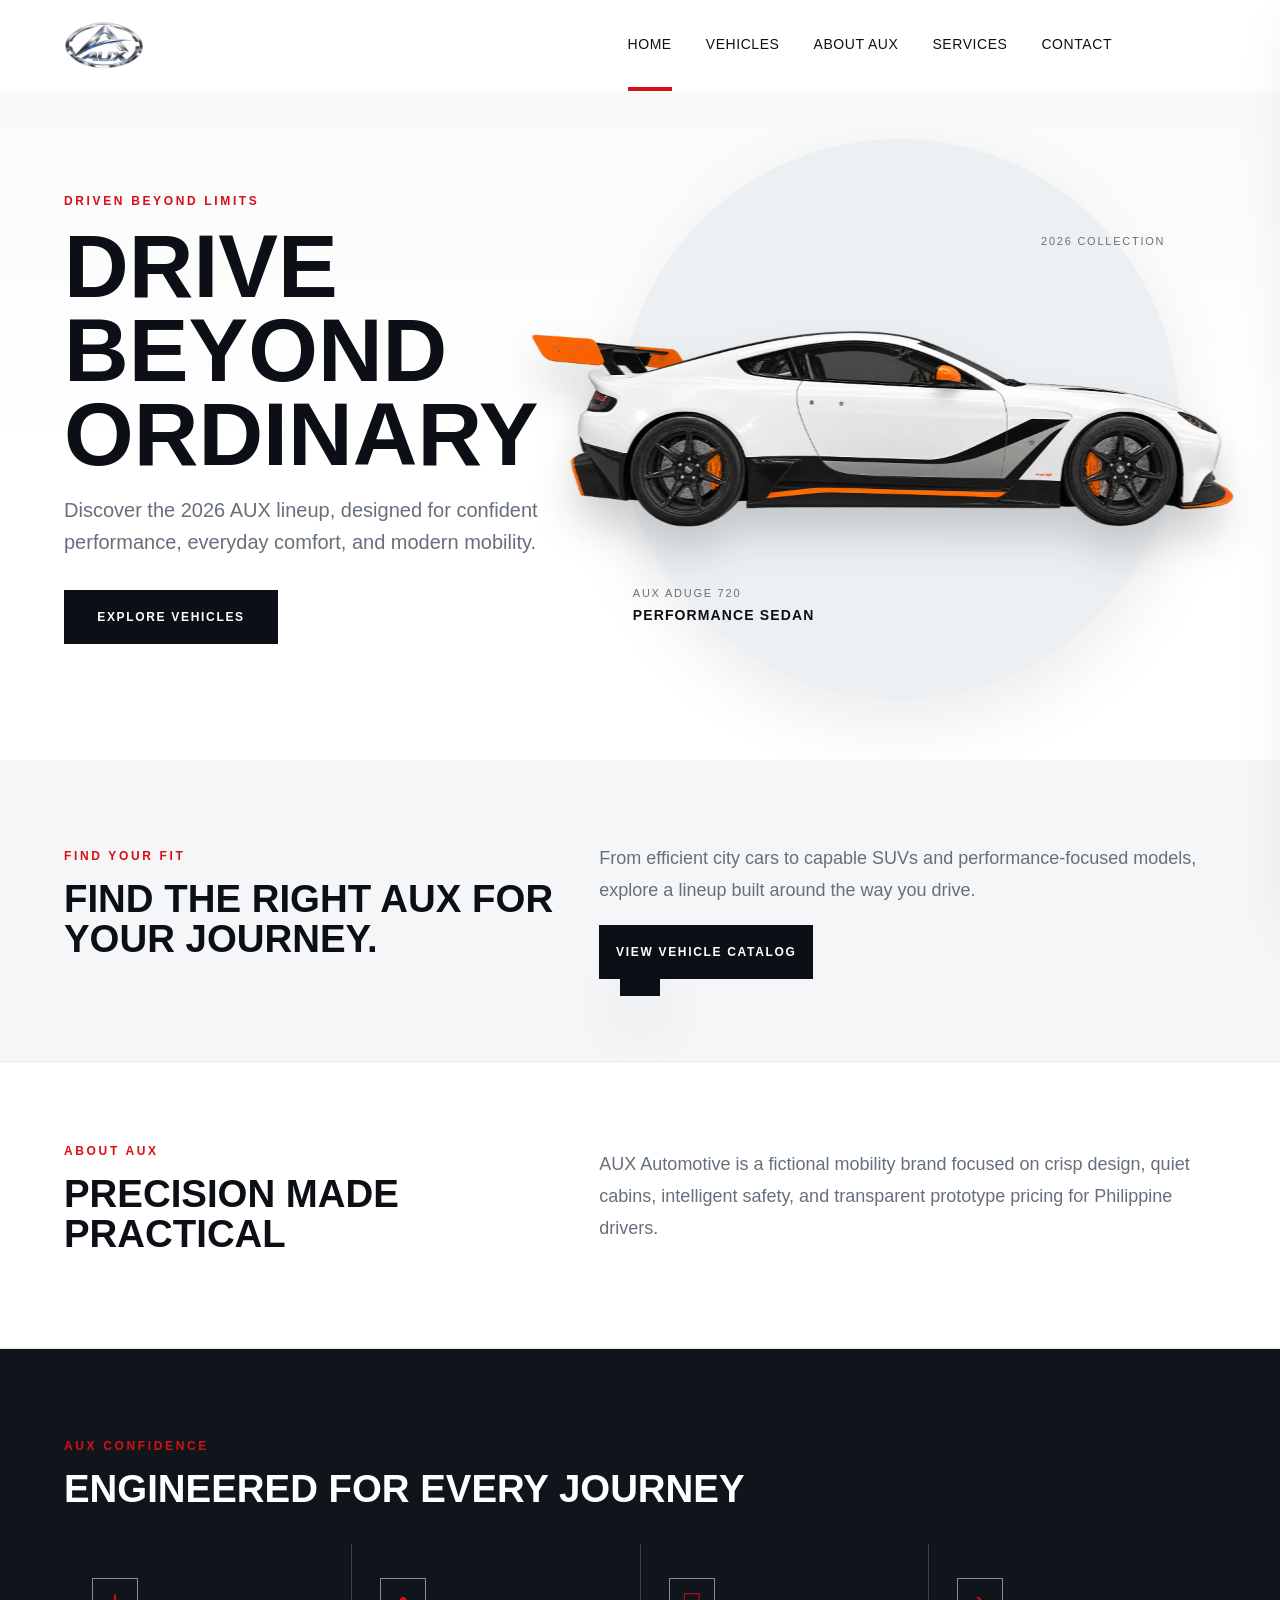
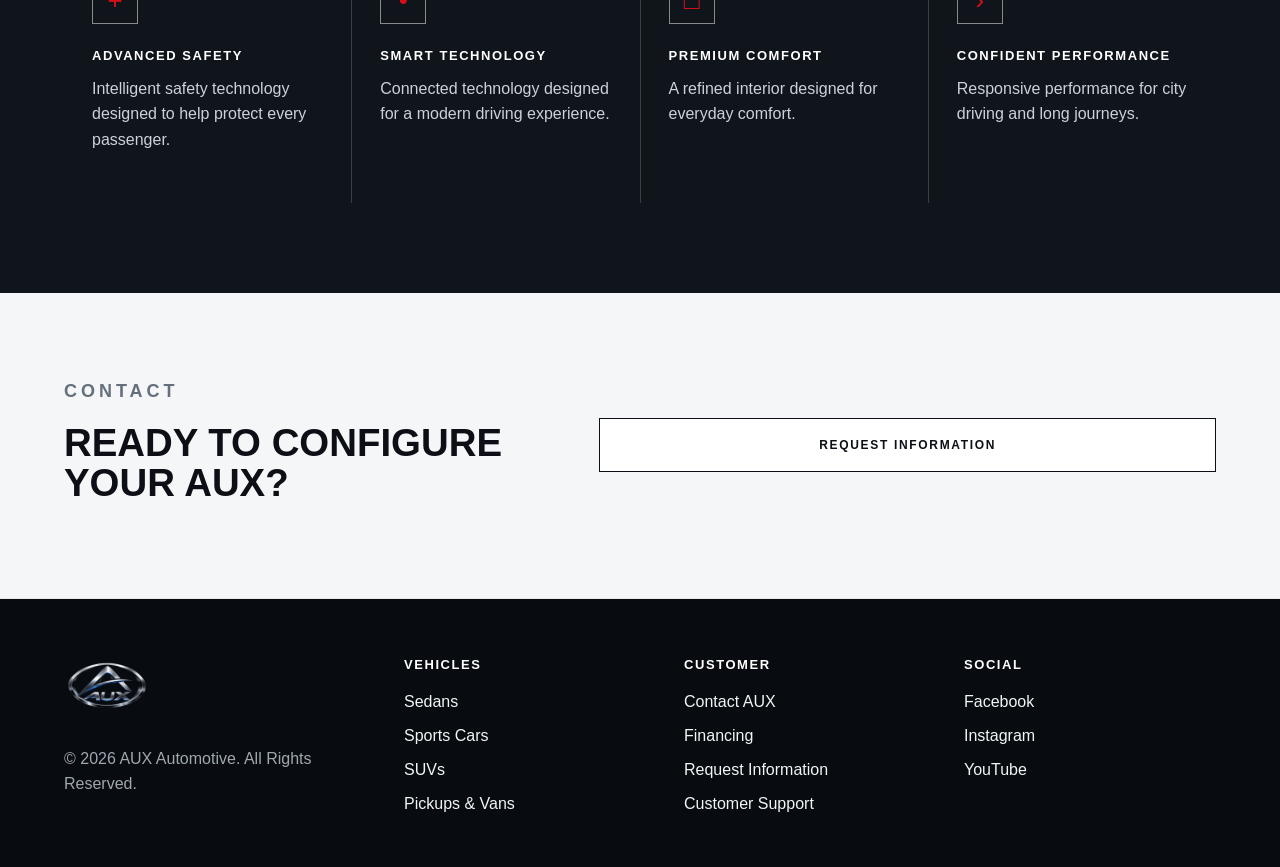
<file: index.html>
<!DOCTYPE html>
<html lang="en">
<head>
  <meta charset="UTF-8">
  <meta name="viewport" content="width=device-width, initial-scale=1.0">
  <title>AUX Automotive | Home</title>
  <link rel="stylesheet" href="style.css">
</head>
<body>
  <header class="site-header" id="siteHeader">
    <a class="brand" href="#home" aria-label="AUX home">
      <img class="aux-logo" src="asset/AUX_logo.png" alt="AUX Automotive">
    </a>

    <nav class="desktop-nav" aria-label="Primary navigation">
      <a href="#home">Home</a>
      <a href="vehicles.html">Vehicles</a>
      <a href="#about">About AUX</a>
      <a href="#services">Services</a>
      <a href="#contact">Contact</a>
    </nav>

    <div class="header-actions">
      <button class="menu-button" id="menuButton" type="button" aria-label="Open menu" aria-expanded="false" aria-controls="mobilePanel">
        <span></span><span></span><span></span>
      </button>
    </div>
  </header>

  <aside class="mobile-panel" id="mobilePanel" aria-hidden="true">
    <div class="mobile-panel-top">
      <div class="brand small">
        <img class="aux-logo" src="asset/AUX_logo.png" alt="AUX Automotive">
      </div>
      <button class="close-button" id="closeMenu" type="button">Close</button>
    </div>
    <a href="#home">Home</a>
    <a href="vehicles.html">Vehicles</a>
    <a href="#about">About AUX</a>
    <a href="#services">Services</a>
    <a href="#contact">Contact</a>
  </aside>

  <main>
    <section class="hero" id="home">
      <div class="hero-copy">
        <p class="eyebrow">Driven Beyond Limits</p>
        <h1>Drive Beyond Ordinary</h1>
        <p>Discover the 2026 AUX lineup, designed for confident performance, everyday comfort, and modern mobility.</p>
        <a class="primary-cta" href="vehicles.html">Explore Vehicles</a>
      </div>
      <div class="hero-visual">
        <span class="hero-visual-label">2026 COLLECTION</span>
        <img class="hero-car" src="asset/AUX Aduge 720.png" alt="AUX Aduge 720 performance sedan">
        <span class="hero-visual-caption">AUX Aduge 720 <strong>Performance Sedan</strong></span>
      </div>
    </section>

    <section class="about-section featured-preview">
      <div>
        <p class="eyebrow">Find your fit</p>
        <h2>Find the right AUX for your journey.</h2>
      </div>
      <div>
        <p>From efficient city cars to capable SUVs and performance-focused models, explore a lineup built around the way you drive.</p>
        <a class="primary-cta" href="vehicles.html">View Vehicle Catalog</a>
      </div>
    </section>

    <section class="about-section" id="about">
      <div>
        <p class="eyebrow">About AUX</p>
        <h2>Precision Made Practical</h2>
      </div>
      <p>AUX Automotive is a fictional mobility brand focused on crisp design, quiet cabins, intelligent safety, and transparent prototype pricing for Philippine drivers.</p>
    </section>

    <section class="feature-band" id="services">
      <p class="eyebrow">AUX confidence</p>
      <h2>Engineered For Every Journey</h2>
      <div class="feature-grid">
        <article>
          <span class="feature-icon">+</span>
          <h3>Advanced Safety</h3>
          <p>Intelligent safety technology designed to help protect every passenger.</p>
        </article>
        <article>
          <span class="feature-icon">•</span>
          <h3>Smart Technology</h3>
          <p>Connected technology designed for a modern driving experience.</p>
        </article>
        <article>
          <span class="feature-icon">□</span>
          <h3>Premium Comfort</h3>
          <p>A refined interior designed for everyday comfort.</p>
        </article>
        <article>
          <span class="feature-icon">›</span>
          <h3>Confident Performance</h3>
          <p>Responsive performance for city driving and long journeys.</p>
        </article>
      </div>
    </section>

    <section class="contact-strip" id="contact">
      <div>
        <p class="eyebrow">Contact</p>
        <h2>Ready To Configure Your AUX?</h2>
      </div>
      <button class="primary-cta dark" id="requestInfo" type="button">Request Information</button>
    </section>
  </main>

  <footer class="site-footer">
    <div class="footer-brand">
      <div class="brand invert">
        <img class="aux-logo" src="asset/AUX_logo.png" alt="AUX Automotive">
      </div>
      <p>© 2026 AUX Automotive. All Rights Reserved.</p>
    </div>
    <div class="footer-links">
      <div>
        <h3>Vehicles</h3>
        <a href="vehicles.html?category=Sedans">Sedans</a>
        <a href="vehicles.html?category=Sports%20Cars">Sports Cars</a>
        <a href="vehicles.html?category=SUVs">SUVs</a>
        <a href="vehicles.html?category=Pickups%20%26%20Vans">Pickups & Vans</a>
      </div>
      <div>
        <h3>Customer</h3>
        <a href="#contact">Contact AUX</a>
        <button data-message="Financing" type="button">Financing</button>
        <a href="#contact">Request Information</a>
        <button data-message="Customer Support" type="button">Customer Support</button>
      </div>
      <div>
        <h3>Social</h3>
        <button data-message="Facebook" type="button">Facebook</button>
        <button data-message="Instagram" type="button">Instagram</button>
        <button data-message="YouTube" type="button">YouTube</button>
      </div>
    </div>
  </footer>

  <div class="toast" id="toast" role="status" aria-live="polite"></div>
  <div class="modal-backdrop" id="requestModal" aria-hidden="true">
    <section class="request-modal" role="dialog" aria-modal="true" aria-labelledby="requestModalTitle" tabindex="-1">
      <button class="modal-close" id="closeRequestModal" type="button" aria-label="Close request information form">×</button>
      <p class="eyebrow">AUX concierge</p>
      <h2 id="requestModalTitle">Request Information</h2>
      <p class="modal-intro">Tell us where to send the latest AUX lineup and pricing information.</p>
      <form id="requestForm" novalidate>
        <label for="requestName">Full name<input id="requestName" name="name" autocomplete="name" required></label>
        <label for="requestEmail">Email address<input id="requestEmail" name="email" type="email" autocomplete="email" required></label>
        <label for="requestVehicle">Vehicle of interest<select id="requestVehicle" name="vehicle"><option value="">Any AUX vehicle</option><option>AUX Aduge 720</option><option>AUX Arvento</option><option>AUX Veyronis</option></select></label>
        <p class="form-error" id="requestFormError" role="alert"></p>
        <button class="primary-cta" type="submit">Send Request</button>
        <p class="form-success" id="requestFormSuccess" role="status" tabindex="-1"></p>
      </form>
    </section>
  </div>
  <script src="script.js"></script>
</body>
</html>
</file>
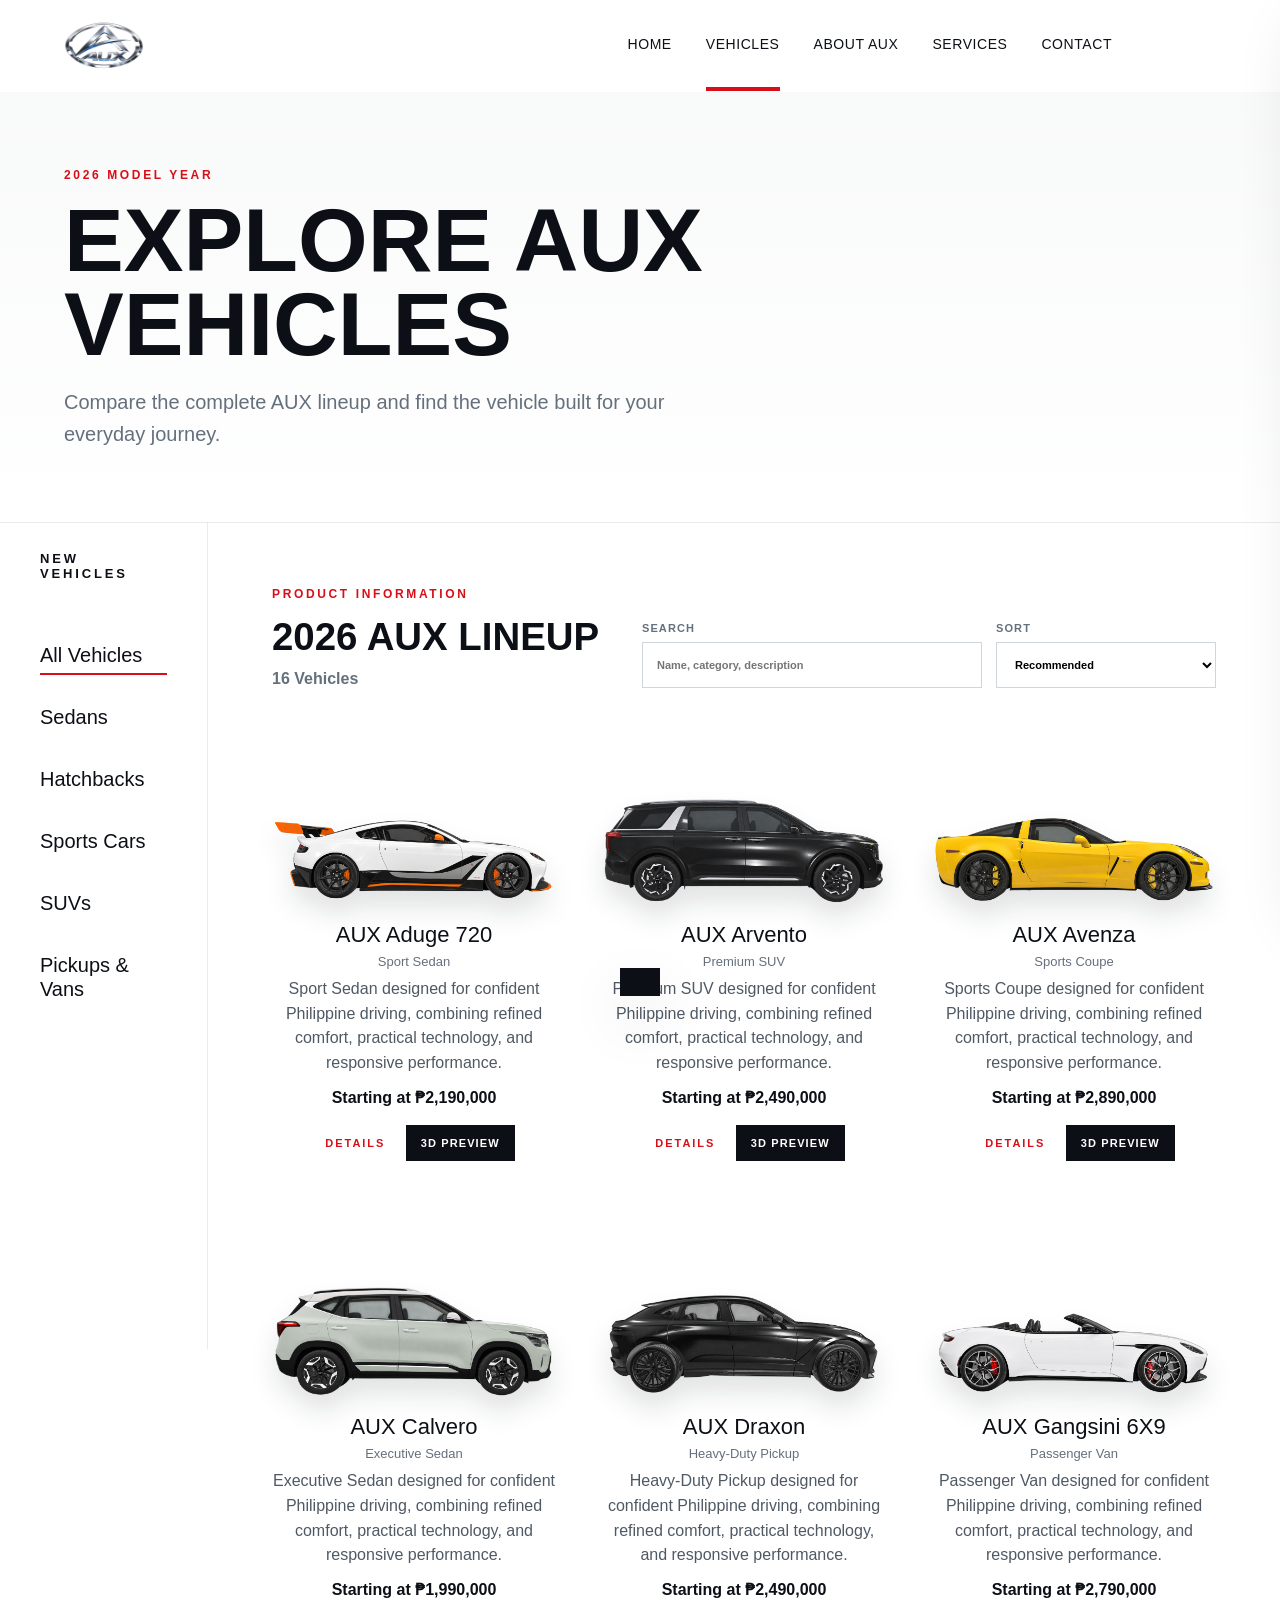
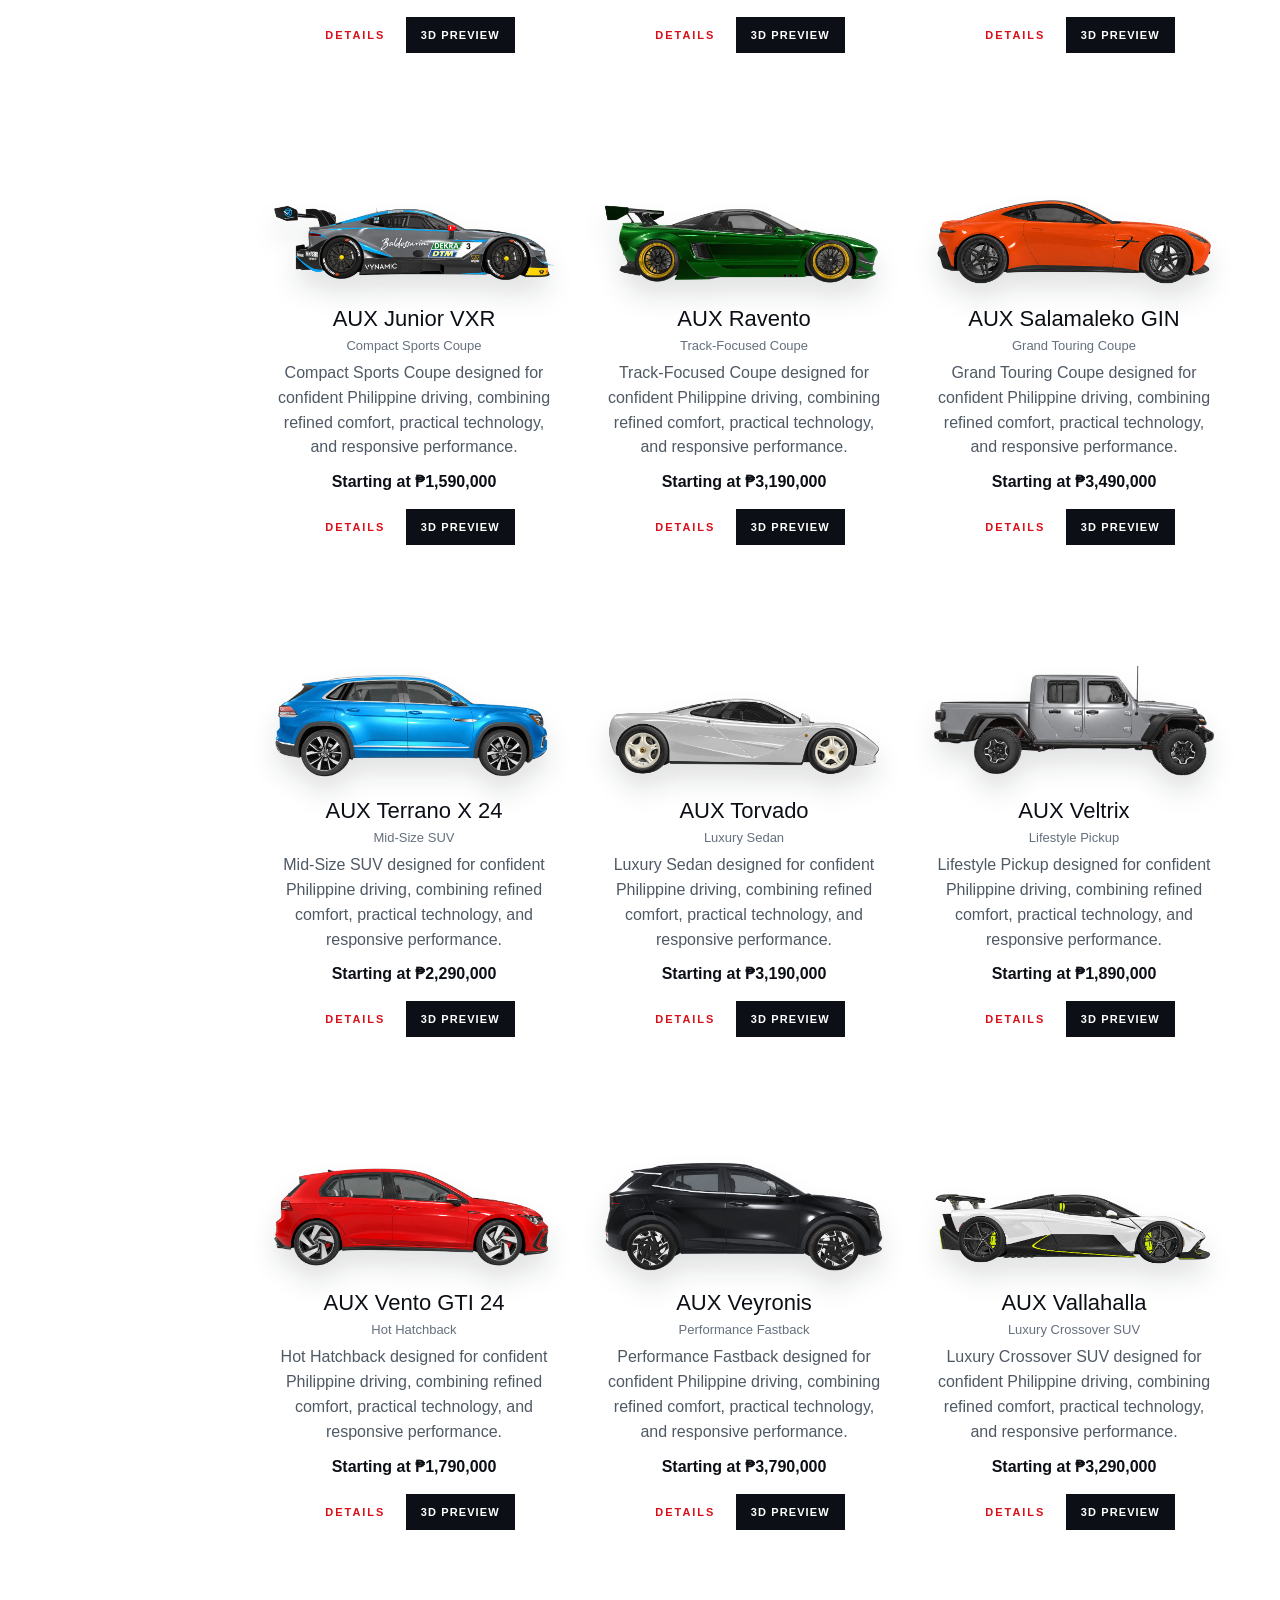
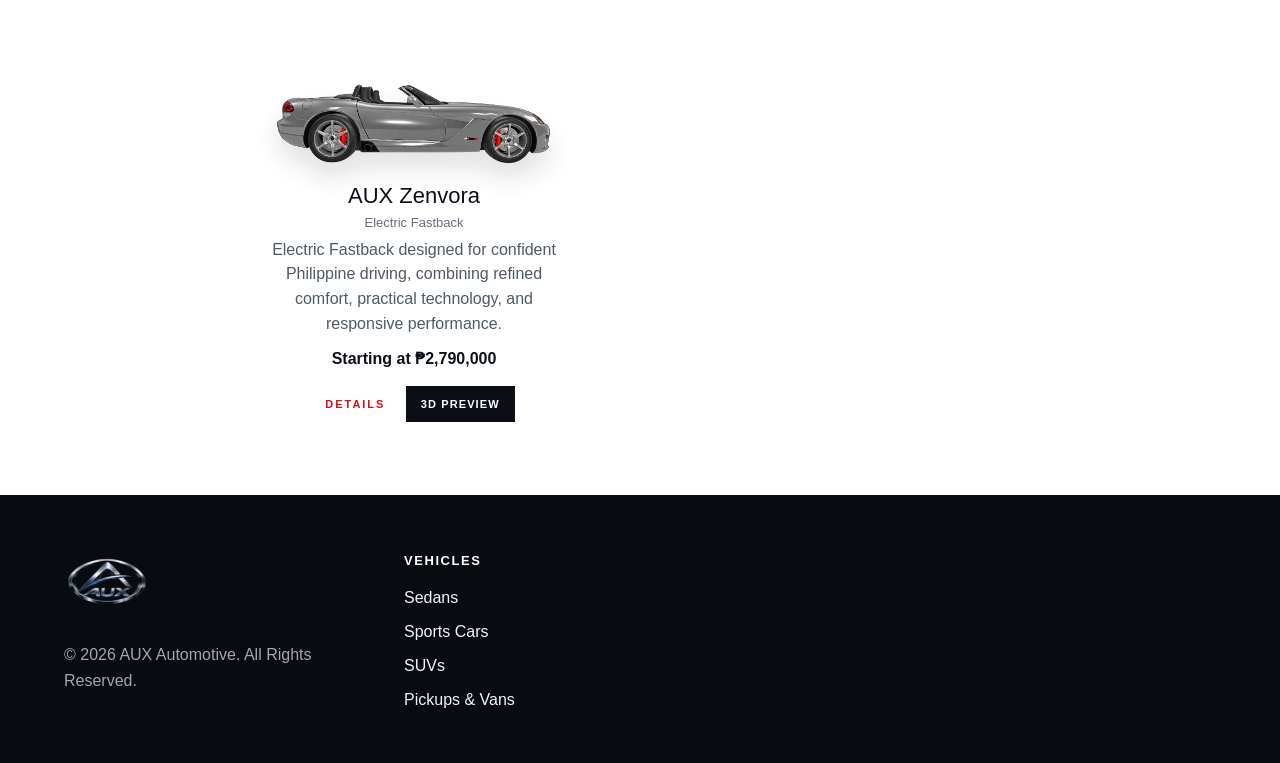
<file: vehicles.html>
<!DOCTYPE html>
<html lang="en">
<head>
  <meta charset="UTF-8">
  <meta name="viewport" content="width=device-width, initial-scale=1.0">
  <title>AUX Automotive | Explore Vehicles</title>
  <link rel="stylesheet" href="style.css?v=viewer2">
  <script type="importmap">
    {
      "imports": {
        "three": "https://unpkg.com/three@0.170.0/build/three.module.js",
        "three/addons/": "https://unpkg.com/three@0.170.0/examples/jsm/"
      }
    }
  </script>
</head>
<body>
  <header class="site-header" id="siteHeader">
    <a class="brand" href="index.html" aria-label="AUX home">
      <img class="aux-logo" src="asset/AUX_logo.png" alt="AUX Automotive">
    </a>
    <nav class="desktop-nav" aria-label="Primary navigation">
      <a href="index.html">Home</a>
      <a class="active" href="vehicles.html">Vehicles</a>
      <a href="index.html#about">About AUX</a>
      <a href="index.html#services">Services</a>
      <a href="index.html#contact">Contact</a>
    </nav>
    <div class="header-actions">
      <button class="menu-button" id="menuButton" type="button" aria-label="Open menu" aria-expanded="false" aria-controls="mobilePanel"><span></span><span></span><span></span></button>
    </div>
  </header>

  <aside class="mobile-panel" id="mobilePanel" aria-hidden="true">
    <div class="mobile-panel-top"><a class="brand small" href="index.html"><img class="aux-logo" src="asset/AUX_logo.png" alt="AUX Automotive"></a><button class="close-button" id="closeMenu" type="button">Close</button></div>
    <a href="index.html">Home</a><a href="vehicles.html">Vehicles</a><a href="index.html#about">About AUX</a><a href="index.html#services">Services</a><a href="index.html#contact">Contact</a>
  </aside>

  <main>
    <section class="catalog-page-intro">
      <p class="eyebrow">2026 model year</p>
      <h1>Explore AUX Vehicles</h1>
      <p>Compare the complete AUX lineup and find the vehicle built for your everyday journey.</p>
    </section>
    <section class="vehicle-explorer" id="vehicles">
      <aside class="category-rail">
        <p>New Vehicles</p>
        <button class="category-link active" data-category="All Vehicles" type="button">All Vehicles</button>
        <button class="category-link" data-category="Sedans" type="button">Sedans</button>
        <button class="category-link" data-category="Hatchbacks" type="button">Hatchbacks</button>
        <button class="category-link" data-category="Sports Cars" type="button">Sports Cars</button>
        <button class="category-link" data-category="SUVs" type="button">SUVs</button>
        <button class="category-link" data-category="Pickups & Vans" type="button">Pickups & Vans</button>
      </aside>
      <div class="catalog-area">
        <div class="catalog-top"><div><p class="eyebrow">Product information</p><h2>2026 AUX Lineup</h2><span id="vehicleCount" aria-live="polite">16 Vehicles</span></div><div class="catalog-controls"><label for="catalogSearch">Search<input id="catalogSearch" type="search" placeholder="Name, category, description"></label><label for="sortSelect">Sort<select id="sortSelect"><option value="recommended">Recommended</option><option value="priceAsc">Price: Low to High</option><option value="priceDesc">Price: High to Low</option><option value="nameAsc">Name: A-Z</option><option value="nameDesc">Name: Z-A</option></select></label></div></div>
        <div class="vehicle-grid" id="vehicleGrid" aria-live="polite"></div>
      </div>
    </section>
  </main>
  <footer class="site-footer"><div class="footer-brand"><div class="brand invert"><img class="aux-logo" src="asset/AUX_logo.png" alt="AUX Automotive"></div><p>© 2026 AUX Automotive. All Rights Reserved.</p></div><div class="footer-links"><div><h3>Vehicles</h3><button data-footer-category="Sedans" type="button">Sedans</button><button data-footer-category="Sports Cars" type="button">Sports Cars</button><button data-footer-category="SUVs" type="button">SUVs</button><button data-footer-category="Pickups & Vans" type="button">Pickups & Vans</button></div></div></footer>
  <div class="toast" id="toast" role="status" aria-live="polite"></div>
  <section class="model-viewer-overlay" id="modelViewerOverlay" aria-hidden="true" role="dialog" aria-modal="true" aria-labelledby="modelViewerTitle" tabindex="-1">
    <div class="model-viewer-toolbar">
      <button id="closeModelViewer" type="button">Back to Catalog</button>
      <strong id="modelViewerTitle">3D Vehicle Preview</strong>
      <div class="model-viewer-actions">
        <button id="resetCamera" type="button">Reset View</button>
        <button id="toggleAutoRotate" type="button">Auto Rotate: Off</button>
        <button id="toggleCamera" type="button">Free Camera: Off</button>
      </div>
    </div>
    <div class="model-loading" id="modelLoading">Loading 3D model...</div>
    <span class="free-camera-cursor" id="freeCameraCursor" aria-hidden="true"></span>
    <img class="model-fallback" id="modelFallback" alt="">
    <canvas id="vehicleCanvas" aria-label="Interactive 3D vehicle model"></canvas>
  </section>
  <script src="script.js"></script>
</body>
</html>
</file>
<file: style.css>
:root {
  --ink: #0c1016;
  --muted: #65707d;
  --line: #e8ebee;
  --soft: #f5f6f7;
  --red: #d80f18;
  --deep: #111820;
  --blue: #1d4f73;
  --green: #49685a;
  --gold: #b7955b;
  --white: #ffffff;
  --shadow: 0 24px 60px rgba(12, 16, 22, 0.12);
}

* { box-sizing: border-box; }

html {
  scroll-behavior: smooth;
}

body {
  margin: 0;
  color: var(--ink);
  font-family: Arial, Helvetica, sans-serif;
  background: var(--white);
}

body.viewer-open {
  overflow: hidden;
}

button, input, select {
  font: inherit;
}

button {
  cursor: pointer;
}

:focus-visible {
  outline: 3px solid var(--red);
  outline-offset: 3px;
}

.site-header {
  position: fixed;
  top: 0;
  z-index: 50;
  width: 100%;
  height: 92px;
  display: grid;
  grid-template-columns: 208px 1fr 140px;
  align-items: stretch;
  background: rgba(255, 255, 255, 0.94);
  border-bottom: 1px solid transparent;
  transition: height 0.25s ease, box-shadow 0.25s ease, border-color 0.25s ease;
}

.site-header.scrolled {
  height: 74px;
  border-color: var(--line);
  box-shadow: 0 10px 35px rgba(12, 16, 22, 0.08);
}

.brand {
  color: var(--ink);
  text-decoration: none;
  display: inline-flex;
  flex-direction: column;
  align-items: center;
  justify-content: center;
  gap: 3px;
  min-width: 112px;
  letter-spacing: 0;
}

.brand.small {
  align-items: flex-start;
}

.aux-logo {
  width: 86px;
  height: auto;
  max-height: 58px;
  object-fit: contain;
  display: block;
}

.brand-word {
  font-weight: 800;
  font-size: 16px;
  letter-spacing: 0.08em;
}

.desktop-nav {
  display: flex;
  justify-content: flex-end;
  align-items: center;
  gap: 34px;
  padding-right: 28px;
}

.desktop-nav a {
  color: var(--ink);
  text-decoration: none;
  text-transform: uppercase;
  font-size: 14px;
  letter-spacing: 0.04em;
  height: 100%;
  display: inline-flex;
  align-items: center;
  border-bottom: 4px solid transparent;
}

.desktop-nav a.active {
  border-bottom-color: var(--red);
}

.header-actions {
  display: flex;
  align-items: center;
  justify-content: center;
  gap: 18px;
}

.icon-button,
.menu-button,
.close-button {
  border: 0;
  background: transparent;
  color: var(--ink);
}

.icon-button {
  width: 34px;
  height: 34px;
  position: relative;
}

.icon-button span {
  position: absolute;
  inset: 7px 9px 11px 7px;
  border: 2px solid currentColor;
  border-radius: 50%;
}

.icon-button span::after {
  content: "";
  position: absolute;
  width: 9px;
  height: 2px;
  background: currentColor;
  right: -7px;
  bottom: -4px;
  transform: rotate(45deg);
}

.menu-button {
  width: 36px;
  height: 28px;
  display: none;
  flex-direction: column;
  justify-content: space-between;
}

.menu-button span {
  height: 2px;
  background: currentColor;
  display: block;
}

.mobile-panel,
.search-drawer {
  position: fixed;
  z-index: 80;
  background: var(--white);
  transform: translateX(105%);
  transition: transform 0.28s ease;
  box-shadow: var(--shadow);
}

.mobile-panel {
  right: 0;
  top: 0;
  bottom: 0;
  width: min(420px, 92vw);
  padding: 28px;
  display: flex;
  flex-direction: column;
  gap: 24px;
}

.mobile-panel.open,
.search-drawer.open {
  transform: translateX(0);
}

.mobile-panel-top {
  display: flex;
  align-items: flex-start;
  justify-content: space-between;
  margin-bottom: 20px;
}

.mobile-panel a,
.mobile-search {
  color: var(--ink);
  background: none;
  border: 0;
  border-bottom: 1px solid var(--line);
  padding: 12px 0;
  text-decoration: none;
  text-align: left;
  text-transform: uppercase;
  letter-spacing: 0.08em;
  font-size: 13px;
}

.close-button {
  text-transform: uppercase;
  letter-spacing: 0.08em;
  font-size: 12px;
}

.search-drawer {
  top: 92px;
  right: 0;
  left: auto;
  width: min(720px, 100vw);
  padding: 26px;
}

.search-inner {
  display: grid;
  grid-template-columns: 1fr auto;
  gap: 10px 16px;
  align-items: end;
}

.search-inner label {
  grid-column: 1 / -1;
  font-size: 12px;
  text-transform: uppercase;
  letter-spacing: 0.12em;
  font-weight: 700;
}

.search-inner input,
.catalog-controls input,
.catalog-controls select {
  width: 100%;
  height: 46px;
  border: 1px solid #cfd5da;
  padding: 0 14px;
  border-radius: 0;
  background: #fff;
}

.search-inner button {
  height: 46px;
  border: 1px solid var(--ink);
  background: var(--ink);
  color: #fff;
  text-transform: uppercase;
  letter-spacing: 0.1em;
  padding: 0 22px;
  font-size: 12px;
}

.hero {
  min-height: 760px;
  padding: 132px 5vw 54px;
  display: grid;
  grid-template-columns: 0.88fr 1.12fr;
  align-items: center;
  gap: 20px;
  background: linear-gradient(180deg, #f7f8f8 0%, #fff 58%);
  overflow: hidden;
}

.hero-copy {
  max-width: 520px;
}

.eyebrow {
  margin: 0 0 16px;
  color: var(--red);
  text-transform: uppercase;
  letter-spacing: 0.22em;
  font-size: 12px;
  font-weight: 800;
}

h1, h2, h3, p {
  margin-top: 0;
}

h1 {
  margin-bottom: 18px;
  font-size: clamp(46px, 7vw, 90px);
  line-height: 0.94;
  text-transform: uppercase;
  font-weight: 800;
}

.hero-copy p:not(.eyebrow) {
  color: var(--muted);
  font-size: 20px;
  line-height: 1.6;
  margin-bottom: 32px;
}

.primary-cta {
  min-width: 214px;
  height: 54px;
  display: inline-flex;
  align-items: center;
  justify-content: center;
  border: 1px solid var(--ink);
  background: var(--ink);
  color: var(--white);
  text-decoration: none;
  text-transform: uppercase;
  letter-spacing: 0.14em;
  font-weight: 800;
  font-size: 12px;
  transition: transform 0.2s ease, background 0.2s ease, color 0.2s ease;
}

.primary-cta:hover {
  transform: translateY(-2px);
  background: var(--red);
  border-color: var(--red);
}

.primary-cta.dark {
  background: var(--white);
  color: var(--ink);
}

.primary-cta.dark:hover {
  color: var(--white);
}

.hero-visual {
  position: relative;
  min-width: 0;
  min-height: 520px;
  display: flex;
  align-items: center;
  justify-content: center;
  isolation: isolate;
}

.hero-visual::before {
  content: "";
  position: absolute;
  z-index: -1;
  width: min(560px, 90%);
  aspect-ratio: 1;
  border-radius: 50%;
  background: #edf0f2;
  box-shadow: 0 24px 70px rgba(12, 16, 22, 0.08);
}

.hero-visual-label,
.hero-visual-caption {
  position: absolute;
  text-transform: uppercase;
  letter-spacing: 0.16em;
  font-size: 11px;
  color: var(--muted);
}

.hero-visual-label {
  top: 76px;
  right: 8%;
}

.hero-visual-caption {
  bottom: 56px;
  left: 8%;
  display: grid;
  gap: 8px;
}

.hero-visual-caption strong {
  color: var(--ink);
  font-size: 14px;
  letter-spacing: 0.08em;
}

.hero-car {
  width: min(720px, 120%);
  transform: translateX(-3%);
  animation: driftIn 0.9s ease both;
  display: block;
  filter: drop-shadow(0 26px 20px rgba(12, 16, 22, 0.18));
}

@keyframes driftIn {
  from { opacity: 0; transform: translateX(7%); }
  to { opacity: 1; transform: translateX(-2%); }
}

.vehicle-explorer {
  min-height: 760px;
  display: grid;
  grid-template-columns: 208px 1fr;
  border-top: 1px solid var(--line);
}

.catalog-page-intro {
  padding: 168px 5vw 72px;
  background: linear-gradient(180deg, #f7f8f8 0%, #fff 100%);
}

.catalog-page-intro h1 {
  max-width: 760px;
  margin-bottom: 20px;
}

.catalog-page-intro > p:last-child {
  max-width: 620px;
  color: var(--muted);
  font-size: 20px;
  line-height: 1.6;
  margin-bottom: 0;
}

.featured-preview {
  background: var(--soft);
}

.category-rail {
  background: var(--white);
  padding: 28px 40px 28px;
  border-right: 1px solid var(--line);
  position: sticky;
  top: 74px;
  height: calc(100vh - 74px);
  align-self: start;
  display: flex;
  flex-direction: column;
  gap: 10px;
}

.category-rail p {
  margin: 0 0 38px;
  text-transform: uppercase;
  letter-spacing: 0.22em;
  font-size: 13px;
  font-weight: 800;
}

.category-link {
  border: 0;
  background: transparent;
  text-align: left;
  padding: 14px 0;
  color: var(--ink);
  font-size: 20px;
  line-height: 1.2;
  position: relative;
}

.category-link::after {
  content: "";
  position: absolute;
  left: 0;
  bottom: 6px;
  width: 0;
  height: 2px;
  background: var(--red);
  transition: width 0.2s ease;
}

.category-link.active::after,
.category-link:hover::after {
  width: min(100%, 205px);
}

.catalog-area {
  padding: 64px 5vw 72px;
}

.catalog-top {
  display: flex;
  justify-content: space-between;
  gap: 28px;
  align-items: end;
  margin-bottom: 46px;
}

.catalog-top h2,
.feature-band h2,
.about-section h2,
.contact-strip h2 {
  font-size: clamp(28px, 3vw, 48px);
  line-height: 1.05;
  text-transform: uppercase;
  margin-bottom: 12px;
}

#vehicleCount {
  color: var(--muted);
  font-weight: 700;
}

.catalog-controls {
  display: grid;
  grid-template-columns: minmax(220px, 340px) minmax(180px, 220px);
  gap: 14px;
}

.catalog-controls label {
  color: var(--muted);
  text-transform: uppercase;
  letter-spacing: 0.1em;
  font-size: 11px;
  font-weight: 800;
  display: grid;
  gap: 8px;
}

.vehicle-grid {
  display: grid;
  grid-template-columns: repeat(3, minmax(240px, 1fr));
  gap: 64px 46px;
}

.vehicle-card {
  min-width: 0;
  text-align: center;
  opacity: 0;
  transform: translateY(16px);
  animation: cardIn 0.35s ease forwards;
}

@keyframes cardIn {
  to { opacity: 1; transform: translateY(0); }
}

.vehicle-image-wrap {
  height: 170px;
  display: flex;
  align-items: end;
  justify-content: center;
  margin-bottom: 18px;
}

.vehicle-photo {
  width: 100%;
  max-width: 330px;
  height: 170px;
  object-fit: contain;
  object-position: center bottom;
  transition: transform 0.28s ease, filter 0.28s ease;
  filter: drop-shadow(0 16px 13px rgba(12, 16, 22, 0.12));
}

.vehicle-card:hover .vehicle-photo {
  transform: translateY(-8px) scale(1.03);
  filter: drop-shadow(0 22px 18px rgba(12, 16, 22, 0.16));
}

.vehicle-card h3 {
  font-size: 22px;
  font-weight: 500;
  margin-bottom: 6px;
}

.vehicle-category {
  color: var(--muted);
  margin-bottom: 8px;
  font-size: 13px;
}

.vehicle-card .description {
  color: #4f5964;
  line-height: 1.55;
  max-width: 360px;
  margin: 0 auto 12px;
  min-height: 70px;
}

.price {
  font-weight: 800;
  margin-bottom: 18px;
}

.detail-button {
  border: 0;
  background: transparent;
  color: var(--red);
  text-transform: uppercase;
  letter-spacing: 0.18em;
  font-size: 11px;
  font-weight: 800;
  padding: 12px;
}

.detail-button:hover {
  color: var(--ink);
}

.model-button {
  border: 1px solid var(--ink);
  background: var(--ink);
  color: var(--white);
  padding: 11px 14px;
  text-transform: uppercase;
  letter-spacing: 0.1em;
  font-size: 11px;
  font-weight: 800;
  cursor: pointer;
}

.model-button:hover {
  background: var(--red);
  border-color: var(--red);
}

.card-model-button {
  margin-left: 4px;
}

.model-viewer-overlay {
  position: fixed;
  inset: 0;
  z-index: 100;
  display: none;
  flex-direction: column;
  background: #10161d;
  color: var(--white);
}

.model-viewer-overlay.open {
  display: flex;
}

.model-viewer-overlay[aria-hidden="true"],
.modal-backdrop[aria-hidden="true"] {
  visibility: hidden;
}

.model-viewer-toolbar {
  min-height: 70px;
  padding: 12px 20px;
  display: flex;
  align-items: center;
  justify-content: space-between;
  gap: 20px;
  background: rgba(12, 17, 23, 0.92);
  backdrop-filter: blur(18px);
  border-bottom: 1px solid rgba(255,255,255,0.15);
}

.model-viewer-toolbar button {
  border: 1px solid rgba(255,255,255,0.28);
  background: rgba(255,255,255,0.04);
  color: var(--white);
  padding: 10px 13px;
  font-size: 11px;
  text-transform: uppercase;
  letter-spacing: 0.08em;
}

.model-viewer-toolbar button:hover {
  border-color: var(--red);
  color: #ff6b70;
}

.model-viewer-actions {
  display: flex;
  gap: 10px;
  flex-wrap: wrap;
  justify-content: flex-end;
}

.model-viewer-toolbar strong {
  font-size: 14px;
  letter-spacing: 0.03em;
  white-space: nowrap;
}

#vehicleCanvas {
  width: 100%;
  height: auto;
  min-height: 0;
  flex: 1 1 0;
  background: radial-gradient(ellipse at 50% 42%, #344352 0%, #19232d 42%, #10161d 78%);
  display: block;
  outline: none;
}

@media (max-width: 900px) {
  .model-viewer-toolbar {
    align-items: flex-start;
    flex-wrap: wrap;
  }

  .model-viewer-toolbar strong {
    order: -1;
    width: 100%;
    text-align: center;
  }

  .model-viewer-actions {
    margin-left: auto;
  }
}

@media (max-width: 560px) {
  .model-viewer-toolbar {
    padding: 10px;
    gap: 8px;
  }

  .model-viewer-toolbar button {
    padding: 9px 8px;
    font-size: 9px;
  }

  .model-viewer-actions {
    gap: 5px;
  }
}

.model-loading {
  position: absolute;
  top: 50%;
  left: 50%;
  transform: translate(-50%, -50%);
  color: #d7dde3;
  letter-spacing: 0.08em;
  text-transform: uppercase;
  font-size: 12px;
  pointer-events: none;
}

.model-loading.hidden {
  display: none;
}

.free-camera-cursor {
  position: fixed;
  width: 12px;
  height: 12px;
  transform: translate(-50%, -50%);
  display: none;
  z-index: 110;
  pointer-events: none;
  cursor: none;
}

.free-camera-cursor::before,
.free-camera-cursor::after {
  content: "";
  position: absolute;
  background: rgba(255, 255, 255, 0.95);
}

.free-camera-cursor::before {
  left: 5px;
  top: 0;
  width: 2px;
  height: 12px;
}

.free-camera-cursor::after {
  left: 0;
  top: 5px;
  width: 12px;
  height: 2px;
}

.free-camera-cursor.visible {
  display: block;
}

.model-viewer-overlay:has(.free-camera-cursor.visible) #vehicleCanvas {
  cursor: none;
}

.free-camera-cursor {
  position: absolute;
  left: 50%;
  top: calc(50% + 35px);
  width: 12px;
  height: 12px;
  transform: translate(-50%, -50%);
  display: none;
  z-index: 4;
  pointer-events: none;
}

.free-camera-cursor::before,
.free-camera-cursor::after {
  content: "";
  position: absolute;
  background: rgba(255, 255, 255, 0.9);
}

.free-camera-cursor::before {
  left: 5px;
  top: 0;
  width: 2px;
  height: 12px;
}

.free-camera-cursor::after {
  left: 0;
  top: 5px;
  width: 12px;
  height: 2px;
}

.free-camera-cursor.visible {
  display: block;
}

.model-fallback {
  position: absolute;
  inset: 76px 0 0;
  width: 100%;
  height: calc(100% - 76px);
  object-fit: contain;
  padding: 12vh 20vw;
  opacity: 0.28;
  pointer-events: none;
  z-index: 0;
}

.model-fallback.hidden {
  display: none;
}

.details-panel {
  max-height: 0;
  overflow: hidden;
  opacity: 0;
  transition: max-height 0.35s ease, opacity 0.25s ease, margin 0.25s ease;
  text-align: left;
  border-top: 1px solid transparent;
}

.vehicle-card.expanded .details-panel {
  max-height: 820px;
  opacity: 1;
  margin-top: 16px;
  border-top-color: var(--line);
}

.details-inner {
  padding: 18px 0 4px;
  display: grid;
  gap: 12px;
}

.detail-metrics,
.spec-grid {
  display: grid;
  grid-template-columns: repeat(2, 1fr);
  gap: 12px;
}

.metric,
.spec {
  background: var(--soft);
  padding: 11px 12px;
  min-height: 62px;
}

.metric {
  border-left: 3px solid var(--red);
}

.metric span,
.spec span {
  color: var(--muted);
  display: block;
  text-transform: uppercase;
  letter-spacing: 0.12em;
  font-size: 10px;
  font-weight: 800;
  margin-bottom: 7px;
}

.metric strong,
.spec strong {
  display: block;
  font-size: 13px;
}

.detail-section {
  display: grid;
  gap: 10px;
}

.detail-section-heading {
  display: flex;
  align-items: baseline;
  justify-content: space-between;
  gap: 12px;
}

.detail-section-heading span {
  color: var(--ink);
  text-transform: uppercase;
  letter-spacing: 0.12em;
  font-size: 10px;
  font-weight: 800;
}

.finance-note {
  color: var(--muted);
  font-size: 12px;
  line-height: 1.5;
  margin: -8px 0 0;
}

.swatches {
  display: flex;
  flex-wrap: wrap;
  gap: 8px;
}

.swatch {
  width: 28px;
  height: 28px;
  border: 1px solid #cdd2d6;
  border-radius: 50%;
  box-shadow: inset 0 0 0 3px #fff;
  flex: 0 0 auto;
}

.feature-chips {
  display: flex;
  flex-wrap: wrap;
  gap: 7px;
}

.feature-chips span {
  padding: 6px 8px;
  background: #f0f2f3;
  color: #38424c;
  font-size: 11px;
  line-height: 1.25;
}

.detail-preview-button {
  justify-self: start;
}

.empty-state {
  grid-column: 1 / -1;
  min-height: 300px;
  display: grid;
  place-items: center;
  background: var(--soft);
  text-align: center;
  color: var(--muted);
  padding: 48px 20px;
}

.empty-state h3 {
  color: var(--ink);
  margin: 8px 0;
  font-size: 24px;
}

.empty-state p {
  margin-bottom: 20px;
}

.clear-search {
  border: 1px solid var(--ink);
  background: var(--ink);
  color: var(--white);
  padding: 12px 18px;
  text-transform: uppercase;
  letter-spacing: 0.1em;
  font-size: 11px;
  font-weight: 800;
}

.clear-search:hover {
  background: var(--red);
  border-color: var(--red);
}

.feature-band {
  padding: 90px 5vw;
  background: #10151b;
  color: var(--white);
}

.feature-grid {
  display: grid;
  grid-template-columns: repeat(4, 1fr);
  gap: 1px;
  background: rgba(255,255,255,0.18);
  margin-top: 34px;
}

.feature-grid article {
  background: #10151b;
  min-height: 240px;
  padding: 34px 28px;
  transition: background 0.25s ease, transform 0.25s ease;
}

.feature-grid article:hover {
  background: #17212b;
  transform: translateY(-5px);
}

.feature-icon {
  width: 46px;
  height: 46px;
  border: 1px solid rgba(255,255,255,0.5);
  display: grid;
  place-items: center;
  margin-bottom: 24px;
  color: var(--red);
  font-size: 26px;
}

.feature-grid h3,
.footer-links h3 {
  text-transform: uppercase;
  letter-spacing: 0.12em;
  font-size: 13px;
}

.feature-grid p {
  color: #cbd2d9;
  line-height: 1.6;
}

.about-section,
.contact-strip {
  display: grid;
  grid-template-columns: 0.8fr 1fr;
  gap: 42px;
  align-items: center;
  padding: 82px 5vw;
  border-bottom: 1px solid var(--line);
}

.about-section p:not(.eyebrow),
.contact-strip p {
  color: var(--muted);
  line-height: 1.8;
  font-size: 18px;
}

.contact-strip {
  background: var(--soft);
}

.site-footer {
  background: #080b0f;
  color: var(--white);
  padding: 58px 5vw 46px;
  display: grid;
  grid-template-columns: 280px 1fr;
  gap: 60px;
}

.brand.invert {
  color: var(--white);
  align-items: flex-start;
}

.footer-brand p {
  color: #9fa8b1;
  margin-top: 28px;
  line-height: 1.6;
}

.footer-links {
  display: grid;
  grid-template-columns: repeat(auto-fit, minmax(140px, 1fr));
  gap: 28px;
}

.footer-links a,
.footer-links button {
  display: block;
  width: 100%;
  color: #f2f5f7;
  text-decoration: none;
  text-align: left;
  padding: 8px 0;
  cursor: pointer;
  transition: color 0.2s ease;
}

.footer-links button {
  border: 0;
  background: transparent;
}

.footer-links a:hover,
.footer-links button:hover {
  color: var(--red);
}

.footer-links a:focus-visible,
.footer-links button:focus-visible {
  outline: 2px solid var(--red);
  outline-offset: 4px;
  color: var(--red);
}

.toast {
  position: fixed;
  left: 50%;
  bottom: 24px;
  transform: translate(-50%, 120px);
  background: var(--ink);
  color: var(--white);
  padding: 14px 20px;
  box-shadow: var(--shadow);
  z-index: 90;
  transition: transform 0.25s ease;
  max-width: min(520px, 90vw);
}

.toast.show {
  transform: translate(-50%, 0);
}

body.modal-open {
  overflow: hidden;
}

.modal-backdrop {
  position: fixed;
  inset: 0;
  z-index: 120;
  display: grid;
  place-items: center;
  padding: 24px;
  background: rgba(8, 11, 15, 0.62);
  opacity: 0;
  pointer-events: none;
  transition: opacity 0.2s ease;
}

.modal-backdrop.open {
  opacity: 1;
  pointer-events: auto;
}

.request-modal {
  position: relative;
  width: min(520px, 100%);
  max-height: min(720px, 90vh);
  overflow: auto;
  padding: 38px;
  background: var(--white);
  box-shadow: var(--shadow);
}

.request-modal h2 {
  margin: 0 0 10px;
  font-size: clamp(28px, 5vw, 42px);
  text-transform: uppercase;
}

.modal-intro {
  color: var(--muted);
  line-height: 1.5;
  margin-bottom: 24px;
}

.modal-close {
  position: absolute;
  top: 14px;
  right: 16px;
  border: 0;
  background: transparent;
  color: var(--ink);
  font-size: 28px;
  line-height: 1;
}

#requestForm {
  display: grid;
  gap: 16px;
}

#requestForm label {
  display: grid;
  gap: 7px;
  color: var(--ink);
  font-size: 12px;
  font-weight: 800;
  letter-spacing: 0.08em;
  text-transform: uppercase;
}

#requestForm input,
#requestForm select {
  width: 100%;
  height: 46px;
  border: 1px solid #cfd5da;
  padding: 0 12px;
  background: var(--white);
}

#requestForm .primary-cta {
  border: 0;
  width: 100%;
}

.form-error,
.form-success {
  margin: 0;
  line-height: 1.45;
}

.form-error { color: #a20d14; }
.form-success { color: #245b43; font-weight: 700; }

@media (max-width: 1120px) {
  .site-header {
    grid-template-columns: 160px 1fr 120px;
  }

  .desktop-nav {
    gap: 18px;
  }

  .vehicle-grid {
    grid-template-columns: repeat(2, minmax(240px, 1fr));
  }

  .feature-grid,
  .footer-links {
    grid-template-columns: repeat(2, 1fr);
  }
}

@media (max-width: 820px) {
  .site-header {
    height: 76px;
    grid-template-columns: 128px 1fr 112px;
  }

  .desktop-nav {
    display: none;
  }

  .menu-button {
    display: flex;
  }

  .search-drawer {
    top: 76px;
  }

  .hero {
    min-height: 690px;
    grid-template-columns: 1fr;
    padding-top: 116px;
  }

  .hero-visual {
    min-height: 400px;
    margin-top: -34px;
  }

  .hero-copy p:not(.eyebrow) {
    font-size: 17px;
  }

  .vehicle-explorer {
    grid-template-columns: 1fr;
  }

  .category-rail {
    position: static;
    height: auto;
    padding: 26px 5vw;
    border-right: 0;
    border-bottom: 1px solid var(--line);
  }

  .category-rail p {
    margin-bottom: 12px;
  }

  .category-rail {
    display: grid;
    grid-template-columns: repeat(2, minmax(0, 1fr));
    gap: 4px 18px;
  }

  .category-rail p {
    grid-column: 1 / -1;
  }

  .category-link {
    font-size: 17px;
  }

  .catalog-top {
    align-items: stretch;
    flex-direction: column;
  }

  .catalog-controls {
    grid-template-columns: 1fr;
  }

  .about-section,
  .contact-strip,
  .site-footer {
    grid-template-columns: 1fr;
  }
}

@media (max-width: 560px) {
  .hero {
    min-height: 620px;
  }

  h1 {
    font-size: 44px;
  }

  .vehicle-grid,
  .feature-grid,
  .footer-links {
    grid-template-columns: 1fr;
  }

  .vehicle-image-wrap {
    height: 140px;
  }

  .vehicle-photo {
    height: 140px;
  }

  .category-rail {
    grid-template-columns: 1fr;
  }

  .detail-metrics,
  .spec-grid {
    grid-template-columns: 1fr;
  }

  .features-list ul {
    columns: 1;
  }

  .search-inner {
    grid-template-columns: 1fr;
  }
}
</file>
